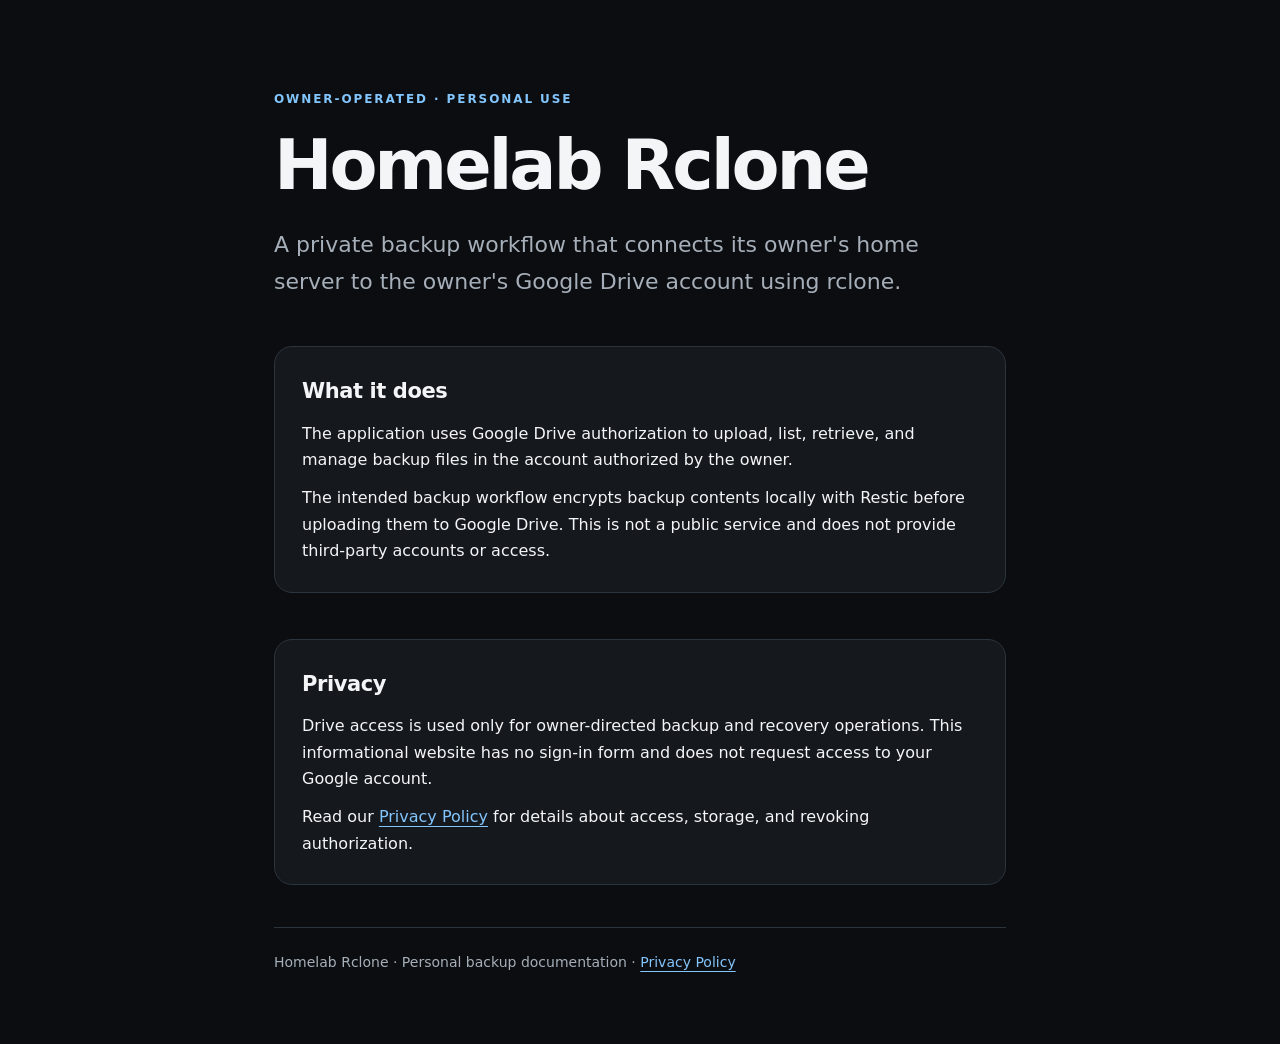
<file: index.html>
<!DOCTYPE html>
<html lang="en">
<head>
  <meta charset="utf-8">
  <meta name="viewport" content="width=device-width, initial-scale=1">
  <meta name="description" content="Homelab Rclone is a personal, owner-operated Google Drive backup connection.">
  <title>Homelab Rclone — Personal Backup Connection</title>
  <style>
    :root { color-scheme: dark; --background:#0b0d10; --surface:#15191e; --text:#f3f5f7; --muted:#a6afb9; --stroke:#2c343d; --accent:#83c5fd; }
    * { box-sizing:border-box; }
    body { margin:0; background:var(--background); color:var(--text); font:16px/1.65 system-ui,-apple-system,BlinkMacSystemFont,"Segoe UI",sans-serif; }
    main { max-width:780px; margin:0 auto; padding:90px 24px 70px; }
    .eyebrow { font-size:12px; letter-spacing:.16em; font-weight:700; text-transform:uppercase; color:var(--accent); }
    h1 { letter-spacing:-.045em; font-size:clamp(40px,7vw,70px); line-height:1.08; margin:18px 0 24px; }
    .lead { color:var(--muted); font-size:clamp(18px,2.4vw,22px); max-width:670px; }
    section { margin-top:46px; padding:27px; border:1px solid var(--stroke); background:var(--surface); border-radius:18px; }
    h2 { font-size:21px; letter-spacing:-.02em; margin:0 0 12px; }
    p { margin:0 0 12px; }
    p:last-child { margin-bottom:0; }
    a { color:var(--accent); text-underline-offset:4px; }
    footer { margin-top:42px; border-top:1px solid var(--stroke); padding-top:23px; color:var(--muted); font-size:14px; }
  </style>
</head>
<body>
  <main>
    <div class="eyebrow">Owner-operated · Personal use</div>
    <h1>Homelab Rclone</h1>
    <p class="lead">A private backup workflow that connects its owner's home server to the owner's Google Drive account using rclone.</p>
    <section>
      <h2>What it does</h2>
      <p>The application uses Google Drive authorization to upload, list, retrieve, and manage backup files in the account authorized by the owner.</p>
      <p>The intended backup workflow encrypts backup contents locally with Restic before uploading them to Google Drive. This is not a public service and does not provide third-party accounts or access.</p>
    </section>
    <section>
      <h2>Privacy</h2>
      <p>Drive access is used only for owner-directed backup and recovery operations. This informational website has no sign-in form and does not request access to your Google account.</p>
      <p>Read our <a href="privacy.html">Privacy Policy</a> for details about access, storage, and revoking authorization.</p>
    </section>
    <footer>Homelab Rclone · Personal backup documentation · <a href="privacy.html">Privacy Policy</a></footer>
  </main>
</body>
</html>
</file>
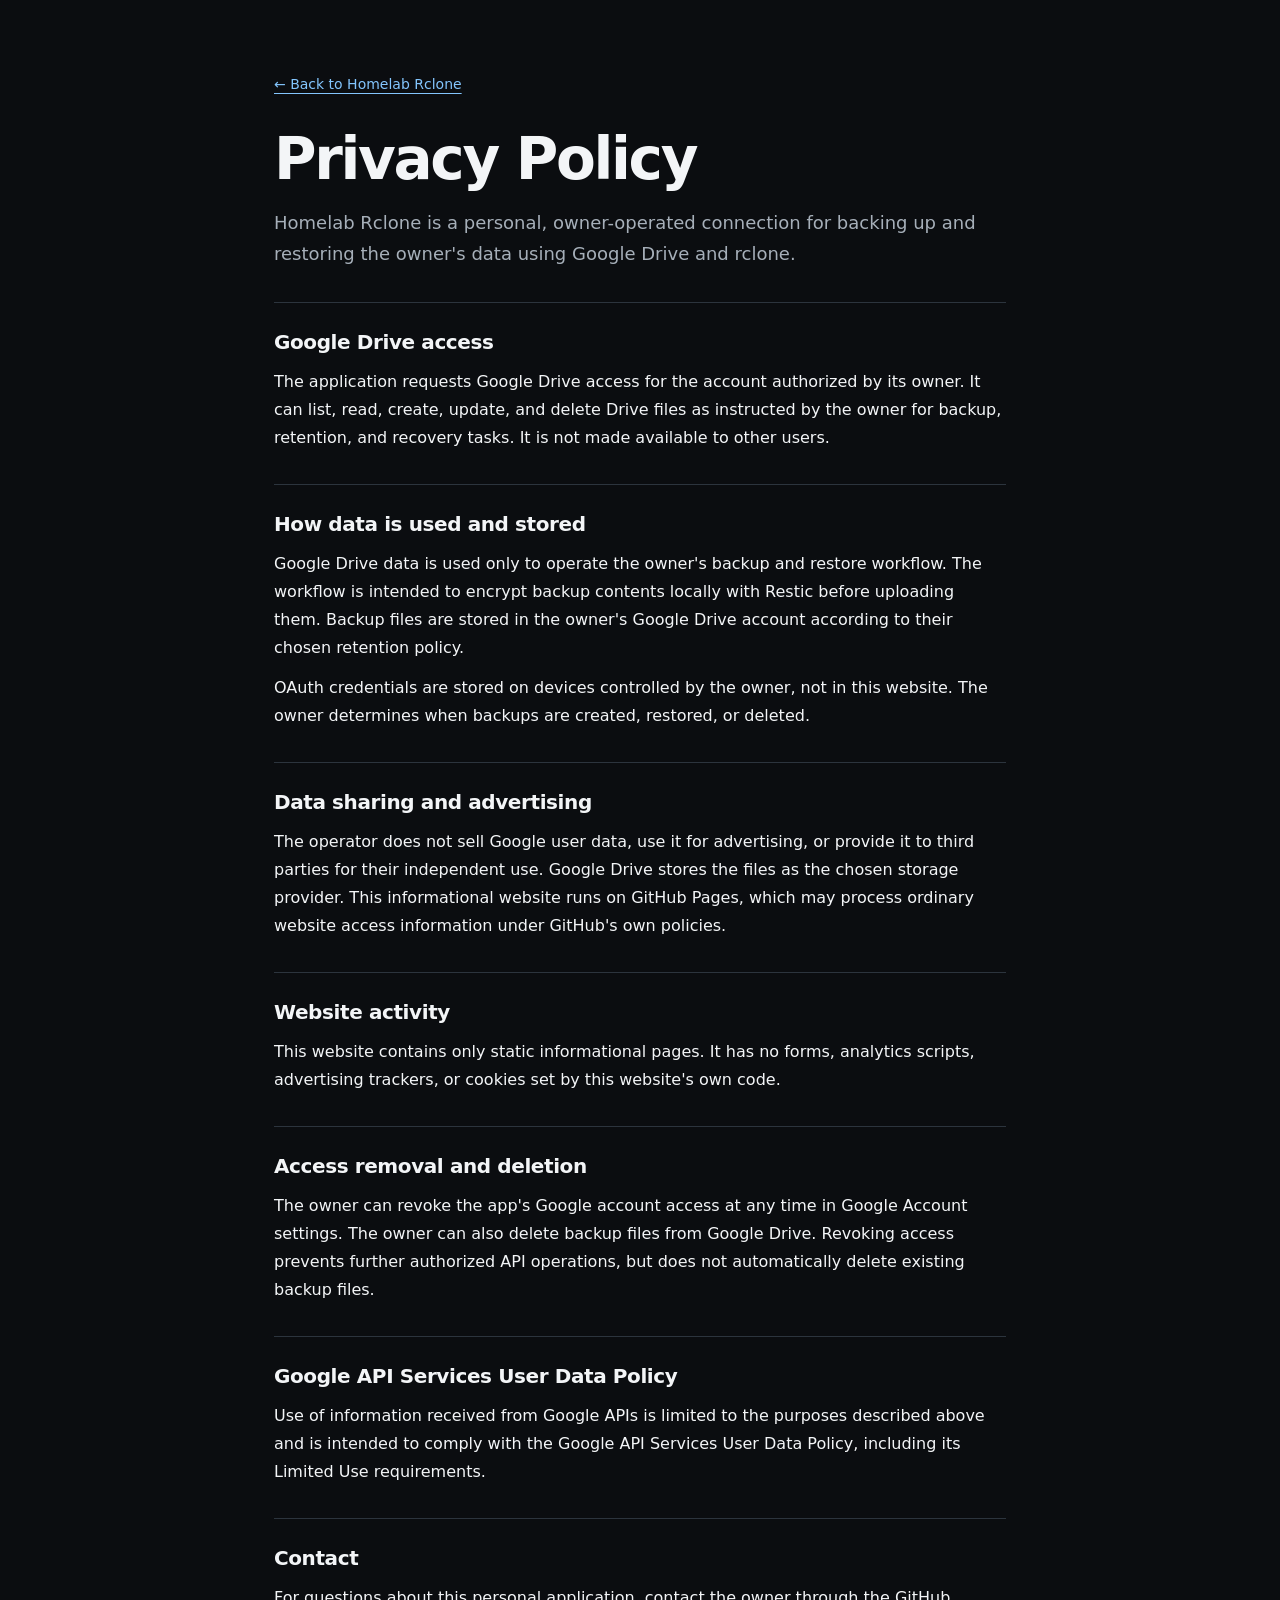
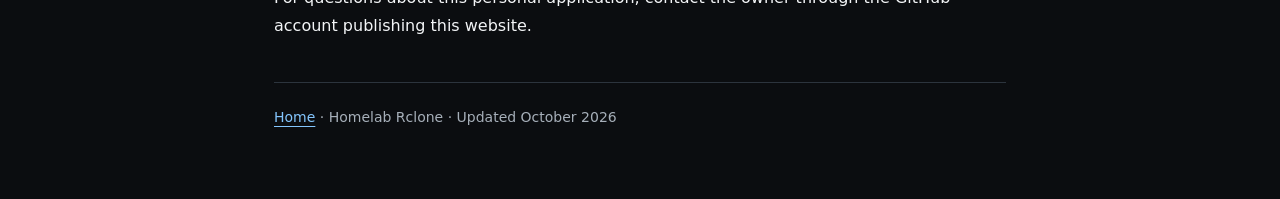
<file: privacy.html>
<!DOCTYPE html>
<html lang="en">
<head>
  <meta charset="utf-8">
  <meta name="viewport" content="width=device-width, initial-scale=1">
  <meta name="description" content="Privacy policy for the personal Homelab Rclone Google Drive backup connection.">
  <title>Privacy Policy — Homelab Rclone</title>
  <style>
    :root { color-scheme:dark; --background:#0b0d10; --surface:#15191e; --text:#f3f5f7; --muted:#a6afb9; --stroke:#2c343d; --accent:#83c5fd; }
    * { box-sizing:border-box; }
    body { margin:0; background:var(--background); color:var(--text); font:16px/1.75 system-ui,-apple-system,BlinkMacSystemFont,"Segoe UI",sans-serif; }
    main { max-width:780px; margin:0 auto; padding:70px 24px; }
    .back { font-size:14px; }
    h1 { letter-spacing:-.04em; font-size:clamp(38px,6vw,58px); line-height:1.1; margin:30px 0 15px; }
    .lead { color:var(--muted); font-size:18px; }
    section { margin-top:32px; border-top:1px solid var(--stroke); padding-top:22px; }
    h2 { font-size:20px; letter-spacing:-.02em; margin:0 0 8px; }
    p { margin:0 0 12px; }
    p:last-child { margin-bottom:0; }
    a { color:var(--accent); text-underline-offset:4px; }
    footer { border-top:1px solid var(--stroke); margin-top:42px; padding-top:22px; color:var(--muted); font-size:14px; }
  </style>
</head>
<body>
  <main>
    <a class="back" href="index.html">← Back to Homelab Rclone</a>
    <h1>Privacy Policy</h1>
    <p class="lead">Homelab Rclone is a personal, owner-operated connection for backing up and restoring the owner's data using Google Drive and rclone.</p>
    <section>
      <h2>Google Drive access</h2>
      <p>The application requests Google Drive access for the account authorized by its owner. It can list, read, create, update, and delete Drive files as instructed by the owner for backup, retention, and recovery tasks. It is not made available to other users.</p>
    </section>
    <section>
      <h2>How data is used and stored</h2>
      <p>Google Drive data is used only to operate the owner's backup and restore workflow. The workflow is intended to encrypt backup contents locally with Restic before uploading them. Backup files are stored in the owner's Google Drive account according to their chosen retention policy.</p>
      <p>OAuth credentials are stored on devices controlled by the owner, not in this website. The owner determines when backups are created, restored, or deleted.</p>
    </section>
    <section>
      <h2>Data sharing and advertising</h2>
      <p>The operator does not sell Google user data, use it for advertising, or provide it to third parties for their independent use. Google Drive stores the files as the chosen storage provider. This informational website runs on GitHub Pages, which may process ordinary website access information under GitHub's own policies.</p>
    </section>
    <section>
      <h2>Website activity</h2>
      <p>This website contains only static informational pages. It has no forms, analytics scripts, advertising trackers, or cookies set by this website's own code.</p>
    </section>
    <section>
      <h2>Access removal and deletion</h2>
      <p>The owner can revoke the app's Google account access at any time in Google Account settings. The owner can also delete backup files from Google Drive. Revoking access prevents further authorized API operations, but does not automatically delete existing backup files.</p>
    </section>
    <section>
      <h2>Google API Services User Data Policy</h2>
      <p>Use of information received from Google APIs is limited to the purposes described above and is intended to comply with the Google API Services User Data Policy, including its Limited Use requirements.</p>
    </section>
    <section>
      <h2>Contact</h2>
      <p>For questions about this personal application, contact the owner through the GitHub account publishing this website.</p>
    </section>
    <footer><a href="index.html">Home</a> · Homelab Rclone · Updated October 2026</footer>
  </main>
</body>
</html>
</file>
